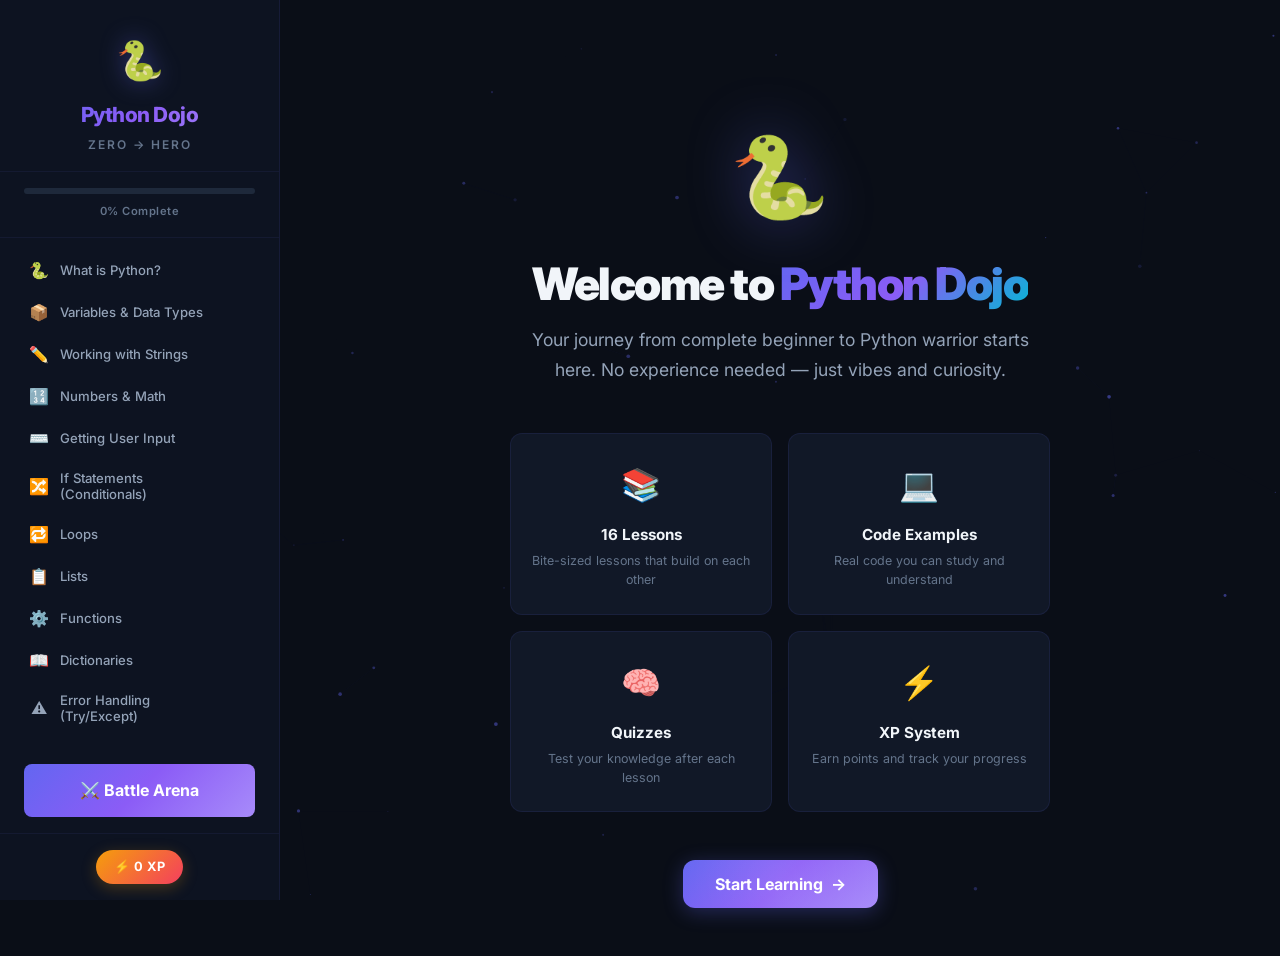
<file: index.html>
<!DOCTYPE html>
<html lang="en">
<head>
  <meta charset="UTF-8" />
  <meta name="viewport" content="width=device-width, initial-scale=1.0" />
  <title>Python Dojo 🐍 — Learn Python from Scratch</title>
  <meta name="description" content="An interactive, beginner-friendly Python tutorial. Learn Python step by step with code examples and quizzes." />
  <link href="https://fonts.googleapis.com/css2?family=Inter:wght@400;500;600;700;800;900&family=JetBrains+Mono:wght@400;500;600;700&display=swap" rel="stylesheet" />
  <link rel="stylesheet" href="style.css" />
</head>
<body>
  <!-- Particle canvas background -->
  <canvas id="particles"></canvas>

  <!-- Sidebar Navigation -->
  <button class="nav-toggle" id="navToggle" aria-label="Open menu">☰</button>
  <nav id="sidebar">
    <div class="sidebar-header">
      <span class="logo">🐍</span>
      <h1>Python Dojo</h1>
      <p class="tagline">Zero → Hero</p>
    </div>
    <div class="progress-bar-container">
      <div class="progress-bar" id="globalProgress">
        <div class="progress-fill" style="width: 0%"></div>
      </div>
      <span class="progress-text" id="progressText">0% Complete</span>
    </div>
    <ul id="lessonNav"></ul>
    <div style="margin: 1rem 1.5rem; text-align: center;">
      <a href="battle.html" class="btn-primary" style="display: block; text-decoration: none; padding: 0.8rem; border-radius: 8px;">
        ⚔️ Battle Arena
      </a>
    </div>
    <div class="sidebar-footer">
      <div class="xp-badge" id="xpBadge">⚡ 0 XP</div>
    </div>
  </nav>
  <div class="sidebar-backdrop" id="sidebarBackdrop"></div>

  <!-- Main Content -->
  <main id="mainContent">
    <!-- Landing / Welcome Screen -->
    <section id="welcomeScreen" class="screen active">
      <div class="welcome-container">
        <div class="welcome-icon">🐍</div>
        <h1 class="welcome-title">Welcome to <span class="gradient-text">Python Dojo</span></h1>
        <p class="welcome-subtitle">Your journey from complete beginner to Python warrior starts here. No experience needed — just vibes and curiosity.</p>
        <div class="feature-cards">
          <div class="feature-card">
            <span class="feature-icon">📚</span>
            <h3>16 Lessons</h3>
            <p>Bite-sized lessons that build on each other</p>
          </div>
          <div class="feature-card">
            <span class="feature-icon">💻</span>
            <h3>Code Examples</h3>
            <p>Real code you can study and understand</p>
          </div>
          <div class="feature-card">
            <span class="feature-icon">🧠</span>
            <h3>Quizzes</h3>
            <p>Test your knowledge after each lesson</p>
          </div>
          <div class="feature-card">
            <span class="feature-icon">⚡</span>
            <h3>XP System</h3>
            <p>Earn points and track your progress</p>
          </div>
        </div>
        <button class="btn-primary btn-glow" onclick="startLearning()">
          Start Learning
          <span class="btn-arrow">→</span>
        </button>
      </div>
    </section>

    <!-- Lesson Screen -->
    <section id="lessonScreen" class="screen">
      <div class="lesson-container">
        <div class="lesson-header">
          <span class="lesson-badge" id="lessonBadge">Lesson 1</span>
          <h2 class="lesson-title" id="lessonTitle"></h2>
          <p class="lesson-desc" id="lessonDesc"></p>
        </div>

        <div class="lesson-body" id="lessonBody"></div>

        <div class="lesson-nav-buttons">
          <button class="btn-secondary" id="prevBtn" onclick="prevLesson()">← Previous</button>
          <button class="btn-primary" id="nextBtn" onclick="nextLesson()">
            Next Lesson →
          </button>
        </div>
      </div>
    </section>

    <!-- Quiz Screen -->
    <section id="quizScreen" class="screen">
      <div class="quiz-container">
        <div class="quiz-header">
          <span class="quiz-icon">🧠</span>
          <h2 class="quiz-title" id="quizTitle">Quiz Time!</h2>
          <p class="quiz-subtitle" id="quizSubtitle"></p>
        </div>
        <div id="quizBody"></div>
        <div class="quiz-actions">
          <button class="btn-primary btn-glow" id="submitQuiz" onclick="submitQuiz()">Submit Answers</button>
        </div>
        <div id="quizResults" class="quiz-results hidden"></div>
        <div class="quiz-nav hidden" id="quizNav">
          <button class="btn-primary" onclick="continueAfterQuiz()">Continue →</button>
        </div>
      </div>
    </section>

    <!-- Completion Screen -->
    <section id="completionScreen" class="screen">
      <div class="completion-container">
        <div class="completion-icon">🏆</div>
        <h1 class="welcome-title">You Did It, <span class="gradient-text">Champion!</span></h1>
        <p class="welcome-subtitle">You've completed all lessons of the Python Dojo. You now know the fundamentals of Python programming!</p>
        <div class="completion-stats" id="completionStats"></div>
        <div class="completion-next">
          <h3>What's Next?</h3>
          <ul>
            <li>🔨 Build small projects (calculator, to-do list, guessing game)</li>
            <li>📖 Explore libraries like <code>requests</code>, <code>flask</code>, <code>pygame</code></li>
            <li>🌐 Try coding challenges on <strong>LeetCode</strong> or <strong>HackerRank</strong></li>
            <li>🤖 Get into automation, web scraping, or AI/ML</li>
          </ul>
        </div>
        <button class="btn-secondary" onclick="restartCourse()">🔄 Restart Course</button>
      </div>
    </section>
  </main>

  <script src="lessons.js"></script>
  <script src="app.js"></script>
</body>
</html>
</file>
<file: style.css>
/* =========================================
   Python Dojo — Global Styles
   ========================================= */

:root {
  /* Core palette */
  --bg-dark: #0a0e17;
  --bg-card: #111827;
  --bg-card-hover: #1a2332;
  --bg-sidebar: #0d1321;
  --surface: #1e293b;
  --surface-hover: #273548;

  /* Accent colors */
  --accent-primary: #6366f1;
  --accent-secondary: #8b5cf6;
  --accent-green: #10b981;
  --accent-amber: #f59e0b;
  --accent-rose: #f43f5e;
  --accent-cyan: #06b6d4;

  /* Gradient */
  --gradient-primary: linear-gradient(135deg, #6366f1, #8b5cf6, #a78bfa);
  --gradient-glow: linear-gradient(135deg, #6366f1 0%, #8b5cf6 50%, #06b6d4 100%);
  --gradient-warm: linear-gradient(135deg, #f59e0b, #f43f5e);

  /* Text */
  --text-primary: #f1f5f9;
  --text-secondary: #94a3b8;
  --text-muted: #64748b;

  /* Code */
  --code-bg: #0f172a;
  --code-border: #1e293b;
  --code-keyword: #c084fc;
  --code-string: #34d399;
  --code-number: #fbbf24;
  --code-comment: #64748b;
  --code-function: #60a5fa;
  --code-builtin: #f472b6;

  /* Sizing */
  --sidebar-width: 280px;
  --radius-sm: 8px;
  --radius-md: 12px;
  --radius-lg: 16px;
  --radius-xl: 24px;
}

/* =========================================
   Reset & Base
   ========================================= */

*, *::before, *::after {
  box-sizing: border-box;
  margin: 0;
  padding: 0;
}

html {
  scroll-behavior: smooth;
}

body {
  font-family: 'Inter', -apple-system, BlinkMacSystemFont, sans-serif;
  background: var(--bg-dark);
  color: var(--text-primary);
  min-height: 100vh;
  overflow-x: hidden;
  line-height: 1.7;
}

/* =========================================
   Particle Canvas
   ========================================= */

#particles {
  position: fixed;
  top: 0;
  left: 0;
  width: 100%;
  height: 100%;
  z-index: 0;
  pointer-events: none;
}

/* =========================================
   Scrollbar
   ========================================= */

::-webkit-scrollbar {
  width: 6px;
}

::-webkit-scrollbar-track {
  background: var(--bg-dark);
}

::-webkit-scrollbar-thumb {
  background: var(--surface);
  border-radius: 3px;
}

::-webkit-scrollbar-thumb:hover {
  background: var(--surface-hover);
}

/* =========================================
   Sidebar
   ========================================= */

#sidebar {
  position: fixed;
  top: 0;
  left: 0;
  width: var(--sidebar-width);
  height: 100vh;
  background: var(--bg-sidebar);
  border-right: 1px solid rgba(99, 102, 241, 0.1);
  display: flex;
  flex-direction: column;
  z-index: 100;
  overflow-y: auto;
  transition: transform 0.3s ease;
}

.sidebar-header {
  padding: 28px 24px 16px;
  text-align: center;
  border-bottom: 1px solid rgba(99, 102, 241, 0.08);
}

.sidebar-header .logo {
  font-size: 2.4rem;
  display: block;
  margin-bottom: 4px;
  filter: drop-shadow(0 0 12px rgba(99, 102, 241, 0.4));
}

.sidebar-header h1 {
  font-size: 1.3rem;
  font-weight: 800;
  background: var(--gradient-primary);
  -webkit-background-clip: text;
  -webkit-text-fill-color: transparent;
  background-clip: text;
  letter-spacing: -0.5px;
}

.sidebar-header .tagline {
  font-size: 0.75rem;
  color: var(--text-muted);
  margin-top: 2px;
  text-transform: uppercase;
  letter-spacing: 2px;
  font-weight: 600;
}

/* Progress */
.progress-bar-container {
  padding: 16px 24px;
  border-bottom: 1px solid rgba(99, 102, 241, 0.08);
}

.progress-bar {
  height: 6px;
  background: var(--surface);
  border-radius: 3px;
  overflow: hidden;
}

.progress-fill {
  height: 100%;
  background: var(--gradient-glow);
  border-radius: 3px;
  transition: width 0.6s cubic-bezier(0.22, 1, 0.36, 1);
  position: relative;
}

.progress-fill::after {
  content: '';
  position: absolute;
  top: 0;
  left: 0;
  right: 0;
  bottom: 0;
  background: linear-gradient(90deg, transparent, rgba(255,255,255,0.2), transparent);
  animation: shimmer 2s infinite;
}

@keyframes shimmer {
  0% { transform: translateX(-100%); }
  100% { transform: translateX(100%); }
}

.progress-text {
  display: block;
  font-size: 0.7rem;
  color: var(--text-muted);
  margin-top: 8px;
  text-align: center;
  font-weight: 600;
  letter-spacing: 0.5px;
}

/* Nav items */
#lessonNav {
  list-style: none;
  padding: 12px 12px;
  flex: 1;
  overflow-y: auto;
}

#lessonNav li {
  margin-bottom: 2px;
}

#lessonNav li button {
  width: 100%;
  text-align: left;
  background: transparent;
  border: none;
  color: var(--text-secondary);
  padding: 10px 16px;
  border-radius: var(--radius-sm);
  cursor: pointer;
  font-size: 0.82rem;
  font-family: 'Inter', sans-serif;
  font-weight: 500;
  transition: all 0.2s ease;
  display: flex;
  align-items: center;
  gap: 10px;
  position: relative;
}

#lessonNav li button:hover {
  background: rgba(99, 102, 241, 0.08);
  color: var(--text-primary);
}

#lessonNav li button.active {
  background: rgba(99, 102, 241, 0.15);
  color: var(--accent-primary);
  font-weight: 600;
}

#lessonNav li button.active::before {
  content: '';
  position: absolute;
  left: 0;
  top: 50%;
  transform: translateY(-50%);
  width: 3px;
  height: 60%;
  background: var(--accent-primary);
  border-radius: 0 3px 3px 0;
}

#lessonNav li button .nav-icon {
  font-size: 1rem;
  min-width: 22px;
  text-align: center;
}

#lessonNav li button .nav-check {
  margin-left: auto;
  font-size: 0.8rem;
  opacity: 0;
  transition: opacity 0.3s;
}

#lessonNav li button.completed .nav-check {
  opacity: 1;
}

#lessonNav li button.completed {
  color: var(--accent-green);
}

/* Sidebar footer */
.sidebar-footer {
  padding: 16px 24px;
  border-top: 1px solid rgba(99, 102, 241, 0.08);
  text-align: center;
}

.xp-badge {
  display: inline-block;
  background: var(--gradient-warm);
  color: white;
  padding: 6px 18px;
  border-radius: 50px;
  font-size: 0.8rem;
  font-weight: 700;
  letter-spacing: 0.5px;
  box-shadow: 0 4px 15px rgba(245, 158, 11, 0.25);
  transition: transform 0.3s ease, box-shadow 0.3s ease;
}

.xp-badge:hover {
  transform: scale(1.05);
  box-shadow: 0 6px 20px rgba(245, 158, 11, 0.35);
}

/* =========================================
   Main Content Area
   ========================================= */

#mainContent {
  margin-left: var(--sidebar-width);
  min-height: 100vh;
  position: relative;
  z-index: 1;
}

.screen {
  display: none;
  padding: 48px 56px;
  max-width: 860px;
  margin: 0 auto;
  animation: fadeInUp 0.5s ease;
}

.screen.active {
  display: block;
}

@keyframes fadeInUp {
  from {
    opacity: 0;
    transform: translateY(20px);
  }
  to {
    opacity: 1;
    transform: translateY(0);
  }
}

/* =========================================
   Welcome Screen
   ========================================= */

.welcome-container {
  text-align: center;
  padding-top: 60px;
}

.welcome-icon {
  font-size: 5rem;
  margin-bottom: 16px;
  filter: drop-shadow(0 0 30px rgba(99, 102, 241, 0.4));
  animation: float 3s ease-in-out infinite;
}

@keyframes float {
  0%, 100% { transform: translateY(0); }
  50% { transform: translateY(-12px); }
}

.welcome-title {
  font-size: 2.8rem;
  font-weight: 900;
  letter-spacing: -1.5px;
  line-height: 1.1;
  margin-bottom: 16px;
}

.gradient-text {
  background: var(--gradient-glow);
  -webkit-background-clip: text;
  -webkit-text-fill-color: transparent;
  background-clip: text;
}

.welcome-subtitle {
  font-size: 1.1rem;
  color: var(--text-secondary);
  max-width: 520px;
  margin: 0 auto 48px;
  line-height: 1.7;
}

/* Feature cards */
.feature-cards {
  display: grid;
  grid-template-columns: repeat(2, 1fr);
  gap: 16px;
  margin-bottom: 48px;
  max-width: 540px;
  margin-left: auto;
  margin-right: auto;
  margin-bottom: 48px;
}

.feature-card {
  background: var(--bg-card);
  border: 1px solid rgba(99, 102, 241, 0.1);
  border-radius: var(--radius-md);
  padding: 24px 20px;
  text-align: center;
  transition: all 0.3s ease;
  cursor: default;
}

.feature-card:hover {
  border-color: rgba(99, 102, 241, 0.3);
  transform: translateY(-4px);
  box-shadow: 0 12px 40px rgba(99, 102, 241, 0.1);
}

.feature-icon {
  font-size: 2rem;
  display: block;
  margin-bottom: 10px;
}

.feature-card h3 {
  font-size: 0.95rem;
  font-weight: 700;
  margin-bottom: 4px;
}

.feature-card p {
  font-size: 0.78rem;
  color: var(--text-muted);
  line-height: 1.5;
}

/* =========================================
   Buttons
   ========================================= */

.btn-primary {
  background: var(--gradient-primary);
  color: white;
  border: none;
  padding: 14px 32px;
  border-radius: var(--radius-md);
  font-size: 1rem;
  font-weight: 700;
  font-family: 'Inter', sans-serif;
  cursor: pointer;
  transition: all 0.3s ease;
  display: inline-flex;
  align-items: center;
  gap: 8px;
  position: relative;
  overflow: hidden;
}

.btn-primary:hover {
  transform: translateY(-2px);
  box-shadow: 0 8px 30px rgba(99, 102, 241, 0.35);
}

.btn-primary:active {
  transform: translateY(0);
}

.btn-glow {
  box-shadow: 0 4px 20px rgba(99, 102, 241, 0.3);
}

.btn-glow::before {
  content: '';
  position: absolute;
  top: -50%;
  left: -50%;
  width: 200%;
  height: 200%;
  background: radial-gradient(circle, rgba(255,255,255,0.1) 0%, transparent 60%);
  animation: btnGlow 3s ease-in-out infinite;
}

@keyframes btnGlow {
  0%, 100% { transform: scale(0.8); opacity: 0; }
  50% { transform: scale(1); opacity: 1; }
}

.btn-arrow {
  transition: transform 0.3s ease;
}

.btn-primary:hover .btn-arrow {
  transform: translateX(4px);
}

.btn-secondary {
  background: var(--surface);
  color: var(--text-primary);
  border: 1px solid rgba(99, 102, 241, 0.15);
  padding: 12px 28px;
  border-radius: var(--radius-md);
  font-size: 0.95rem;
  font-weight: 600;
  font-family: 'Inter', sans-serif;
  cursor: pointer;
  transition: all 0.3s ease;
}

.btn-secondary:hover {
  background: var(--surface-hover);
  border-color: rgba(99, 102, 241, 0.3);
  transform: translateY(-1px);
}

/* =========================================
   Lesson Screen
   ========================================= */

.lesson-container {
  padding-top: 20px;
}

.lesson-header {
  margin-bottom: 36px;
}

.lesson-badge {
  display: inline-block;
  background: rgba(99, 102, 241, 0.15);
  color: var(--accent-primary);
  padding: 4px 14px;
  border-radius: 50px;
  font-size: 0.75rem;
  font-weight: 700;
  text-transform: uppercase;
  letter-spacing: 1px;
  margin-bottom: 12px;
}

.lesson-title {
  font-size: 2rem;
  font-weight: 800;
  letter-spacing: -0.8px;
  margin-bottom: 8px;
  line-height: 1.2;
}

.lesson-desc {
  color: var(--text-secondary);
  font-size: 1rem;
  line-height: 1.6;
}

/* Lesson Body Content */
.lesson-body {
  margin-bottom: 48px;
}

.lesson-body h3 {
  font-size: 1.25rem;
  font-weight: 700;
  margin-top: 36px;
  margin-bottom: 14px;
  color: var(--text-primary);
  display: flex;
  align-items: center;
  gap: 8px;
}

.lesson-body p {
  color: var(--text-secondary);
  font-size: 0.95rem;
  margin-bottom: 16px;
  line-height: 1.8;
}

.lesson-body ul, .lesson-body ol {
  color: var(--text-secondary);
  font-size: 0.95rem;
  margin-bottom: 16px;
  padding-left: 24px;
  line-height: 1.8;
}

.lesson-body li {
  margin-bottom: 6px;
}

.lesson-body strong {
  color: var(--text-primary);
  font-weight: 600;
}

.lesson-body code {
  font-family: 'JetBrains Mono', monospace;
  background: rgba(99, 102, 241, 0.1);
  color: var(--accent-secondary);
  padding: 2px 8px;
  border-radius: 4px;
  font-size: 0.85em;
}

/* Code Blocks */
.code-block {
  background: var(--code-bg);
  border: 1px solid var(--code-border);
  border-radius: var(--radius-md);
  margin: 20px 0;
  overflow: hidden;
  position: relative;
  transition: border-color 0.3s ease;
}

.code-block:hover {
  border-color: rgba(99, 102, 241, 0.25);
}

.code-header {
  display: flex;
  align-items: center;
  justify-content: space-between;
  padding: 10px 16px;
  background: rgba(30, 41, 59, 0.5);
  border-bottom: 1px solid var(--code-border);
}

.code-dots {
  display: flex;
  gap: 6px;
}

.code-dots span {
  width: 10px;
  height: 10px;
  border-radius: 50%;
  display: block;
}

.code-dots span:nth-child(1) { background: #f43f5e; }
.code-dots span:nth-child(2) { background: #f59e0b; }
.code-dots span:nth-child(3) { background: #10b981; }

.code-label {
  font-size: 0.72rem;
  color: var(--text-muted);
  font-family: 'JetBrains Mono', monospace;
  font-weight: 500;
}

.code-body {
  padding: 20px;
  overflow-x: auto;
}

.code-body pre {
  font-family: 'JetBrains Mono', monospace;
  font-size: 0.85rem;
  line-height: 1.7;
  color: var(--text-primary);
  white-space: pre;
}

/* Syntax highlighting classes */
.kw { color: var(--code-keyword); font-weight: 600; }
.str { color: var(--code-string); }
.num { color: var(--code-number); }
.cmt { color: var(--code-comment); font-style: italic; }
.fn { color: var(--code-function); }
.bi { color: var(--code-builtin); }
.op { color: #94a3b8; }

/* Callout boxes */
.callout {
  border-radius: var(--radius-md);
  padding: 18px 22px;
  margin: 20px 0;
  display: flex;
  gap: 14px;
  align-items: flex-start;
}

.callout-icon {
  font-size: 1.3rem;
  min-width: 28px;
  text-align: center;
  margin-top: 1px;
}

.callout-body {
  font-size: 0.9rem;
  line-height: 1.7;
  color: var(--text-secondary);
}

.callout-body strong {
  color: var(--text-primary);
}

.callout.tip {
  background: rgba(16, 185, 129, 0.08);
  border: 1px solid rgba(16, 185, 129, 0.2);
}

.callout.info {
  background: rgba(6, 182, 212, 0.08);
  border: 1px solid rgba(6, 182, 212, 0.2);
}

.callout.warning {
  background: rgba(245, 158, 11, 0.08);
  border: 1px solid rgba(245, 158, 11, 0.2);
}

/* Output block */
.output-block {
  background: rgba(16, 185, 129, 0.06);
  border: 1px solid rgba(16, 185, 129, 0.15);
  border-radius: var(--radius-md);
  padding: 14px 20px;
  margin: 12px 0 20px;
}

.output-label {
  font-size: 0.7rem;
  color: var(--accent-green);
  text-transform: uppercase;
  letter-spacing: 1.5px;
  font-weight: 700;
  margin-bottom: 6px;
  font-family: 'JetBrains Mono', monospace;
}

.output-body {
  font-family: 'JetBrains Mono', monospace;
  font-size: 0.85rem;
  color: var(--accent-green);
  white-space: pre;
  line-height: 1.6;
}

/* Lesson nav buttons */
.lesson-nav-buttons {
  display: flex;
  justify-content: space-between;
  padding-top: 32px;
  border-top: 1px solid rgba(99, 102, 241, 0.08);
}

/* =========================================
   Quiz Screen
   ========================================= */

.quiz-container {
  padding-top: 20px;
  max-width: 700px;
  margin: 0 auto;
}

.quiz-header {
  text-align: center;
  margin-bottom: 40px;
}

.quiz-icon {
  font-size: 3rem;
  display: block;
  margin-bottom: 12px;
  animation: float 3s ease-in-out infinite;
}

.quiz-title {
  font-size: 1.8rem;
  font-weight: 800;
  margin-bottom: 8px;
}

.quiz-subtitle {
  color: var(--text-secondary);
  font-size: 0.95rem;
}

.quiz-question {
  background: var(--bg-card);
  border: 1px solid rgba(99, 102, 241, 0.1);
  border-radius: var(--radius-md);
  padding: 24px;
  margin-bottom: 20px;
  transition: border-color 0.3s ease;
}

.quiz-question:hover {
  border-color: rgba(99, 102, 241, 0.2);
}

.quiz-question h4 {
  font-size: 0.95rem;
  font-weight: 600;
  margin-bottom: 16px;
  line-height: 1.5;
  display: flex;
  gap: 8px;
}

.quiz-question h4 .q-num {
  color: var(--accent-primary);
  font-weight: 700;
}

.quiz-options {
  display: flex;
  flex-direction: column;
  gap: 8px;
}

.quiz-option {
  display: flex;
  align-items: center;
  gap: 12px;
  padding: 12px 16px;
  border-radius: var(--radius-sm);
  background: var(--surface);
  cursor: pointer;
  transition: all 0.2s ease;
  border: 2px solid transparent;
}

.quiz-option:hover {
  background: var(--surface-hover);
}

.quiz-option.selected {
  background: rgba(99, 102, 241, 0.12);
  border-color: var(--accent-primary);
}

.quiz-option.correct {
  background: rgba(16, 185, 129, 0.12);
  border-color: var(--accent-green);
}

.quiz-option.wrong {
  background: rgba(244, 63, 94, 0.12);
  border-color: var(--accent-rose);
}

.quiz-option input[type="radio"] {
  appearance: none;
  width: 18px;
  height: 18px;
  border: 2px solid var(--text-muted);
  border-radius: 50%;
  transition: all 0.2s ease;
  flex-shrink: 0;
  position: relative;
}

.quiz-option.selected input[type="radio"] {
  border-color: var(--accent-primary);
  background: var(--accent-primary);
}

.quiz-option.selected input[type="radio"]::after {
  content: '';
  position: absolute;
  top: 50%;
  left: 50%;
  transform: translate(-50%, -50%);
  width: 6px;
  height: 6px;
  background: white;
  border-radius: 50%;
}

.quiz-option label {
  font-size: 0.88rem;
  color: var(--text-secondary);
  cursor: pointer;
  flex: 1;
  font-family: 'JetBrains Mono', monospace;
  line-height: 1.5;
}

.quiz-actions {
  text-align: center;
  margin-top: 32px;
}

.quiz-results {
  text-align: center;
  margin-top: 32px;
  padding: 32px;
  background: var(--bg-card);
  border-radius: var(--radius-lg);
  border: 1px solid rgba(99, 102, 241, 0.15);
}

.quiz-results h3 {
  font-size: 1.5rem;
  margin-bottom: 8px;
  font-weight: 800;
}

.quiz-results p {
  color: var(--text-secondary);
  font-size: 0.95rem;
}

.quiz-results .score-big {
  font-size: 3rem;
  font-weight: 900;
  background: var(--gradient-glow);
  -webkit-background-clip: text;
  -webkit-text-fill-color: transparent;
  background-clip: text;
  margin: 16px 0;
}

.quiz-nav {
  text-align: center;
  margin-top: 24px;
}

.hidden {
  display: none !important;
}

/* XP Popup */
.xp-popup {
  position: fixed;
  top: 50%;
  left: 50%;
  transform: translate(-50%, -50%) scale(0.8);
  background: var(--bg-card);
  border: 2px solid rgba(245, 158, 11, 0.3);
  border-radius: var(--radius-xl);
  padding: 48px 64px;
  text-align: center;
  z-index: 1000;
  opacity: 0;
  pointer-events: none;
  transition: all 0.4s cubic-bezier(0.22, 1, 0.36, 1);
  box-shadow: 0 25px 80px rgba(0,0,0,0.5);
}

.xp-popup.show {
  opacity: 1;
  transform: translate(-50%, -50%) scale(1);
  pointer-events: auto;
}

.xp-popup .xp-amount {
  font-size: 3.5rem;
  font-weight: 900;
  background: var(--gradient-warm);
  -webkit-background-clip: text;
  -webkit-text-fill-color: transparent;
  background-clip: text;
}

.xp-popup .xp-label {
  font-size: 0.85rem;
  color: var(--text-muted);
  margin-top: 4px;
  letter-spacing: 2px;
  text-transform: uppercase;
  font-weight: 600;
}

/* Overlay */
.overlay {
  position: fixed;
  top: 0;
  left: 0;
  width: 100%;
  height: 100%;
  background: rgba(0, 0, 0, 0.6);
  z-index: 999;
  opacity: 0;
  pointer-events: none;
  transition: opacity 0.3s ease;
  backdrop-filter: blur(4px);
}

.overlay.show {
  opacity: 1;
  pointer-events: auto;
}

/* =========================================
   Completion Screen
   ========================================= */

.completion-container {
  text-align: center;
  padding-top: 60px;
}

.completion-icon {
  font-size: 5rem;
  margin-bottom: 16px;
  animation: float 3s ease-in-out infinite;
  filter: drop-shadow(0 0 30px rgba(245, 158, 11, 0.4));
}

.completion-stats {
  display: flex;
  justify-content: center;
  gap: 32px;
  margin: 40px 0;
  flex-wrap: wrap;
}

.stat-card {
  background: var(--bg-card);
  border: 1px solid rgba(99, 102, 241, 0.1);
  border-radius: var(--radius-md);
  padding: 24px 32px;
  text-align: center;
  min-width: 140px;
}

.stat-card .stat-value {
  font-size: 2rem;
  font-weight: 900;
  background: var(--gradient-glow);
  -webkit-background-clip: text;
  -webkit-text-fill-color: transparent;
  background-clip: text;
}

.stat-card .stat-label {
  font-size: 0.75rem;
  color: var(--text-muted);
  text-transform: uppercase;
  letter-spacing: 1px;
  font-weight: 600;
  margin-top: 4px;
}

.completion-next {
  margin: 48px auto;
  max-width: 460px;
  text-align: left;
  background: var(--bg-card);
  border: 1px solid rgba(99, 102, 241, 0.1);
  border-radius: var(--radius-lg);
  padding: 28px 32px;
}

.completion-next h3 {
  font-size: 1.1rem;
  font-weight: 700;
  margin-bottom: 16px;
}

.completion-next ul {
  list-style: none;
  padding: 0;
}

.completion-next li {
  padding: 8px 0;
  color: var(--text-secondary);
  font-size: 0.9rem;
  line-height: 1.6;
}

.completion-next code {
  font-family: 'JetBrains Mono', monospace;
  background: rgba(99, 102, 241, 0.1);
  color: var(--accent-secondary);
  padding: 2px 8px;
  border-radius: 4px;
  font-size: 0.82em;
}

/* =========================================
   Responsive
   ========================================= */

@media (max-width: 900px) {
  #sidebar {
    transform: translateX(-100%);
  }

  #sidebar.open {
    transform: translateX(0);
  }

  #mainContent {
    margin-left: 0;
  }

  .screen {
    padding: 32px 24px;
  }

  .welcome-title {
    font-size: 2rem;
  }

  .feature-cards {
    grid-template-columns: 1fr;
  }

  .lesson-title {
    font-size: 1.5rem;
  }
}

/* Sidebar backdrop overlay */
.sidebar-backdrop {
  display: none;
  position: fixed;
  top: 0;
  left: 0;
  width: 100%;
  height: 100%;
  background: rgba(0, 0, 0, 0.5);
  backdrop-filter: blur(4px);
  z-index: 99;
}

.sidebar-backdrop.show {
  display: block;
}

/* Copy button in code blocks */
.copy-btn {
  background: rgba(99, 102, 241, 0.15);
  color: var(--text-secondary);
  border: 1px solid rgba(99, 102, 241, 0.2);
  padding: 4px 12px;
  border-radius: 6px;
  font-size: 0.7rem;
  font-family: 'JetBrains Mono', monospace;
  cursor: pointer;
  transition: all 0.2s ease;
}

.copy-btn:hover {
  background: rgba(99, 102, 241, 0.3);
  color: var(--text-primary);
}

.copy-btn.copied {
  background: rgba(16, 185, 129, 0.2);
  color: var(--accent-green);
  border-color: rgba(16, 185, 129, 0.3);
}

/* =========================================
   Animations
   ========================================= */

@keyframes pulse {
  0%, 100% { opacity: 1; }
  50% { opacity: 0.5; }
}

@keyframes slideIn {
  from { transform: translateX(-10px); opacity: 0; }
  to { transform: translateX(0); opacity: 1; }
}

.animate-in {
  animation: slideIn 0.3s ease forwards;
}

/* Mobile nav toggle */
.nav-toggle {
  display: none;
  position: fixed;
  top: 16px;
  left: 16px;
  z-index: 200;
  background: var(--bg-card);
  border: 1px solid rgba(99, 102, 241, 0.2);
  color: var(--text-primary);
  width: 44px;
  height: 44px;
  border-radius: var(--radius-sm);
  font-size: 1.3rem;
  cursor: pointer;
  align-items: center;
  justify-content: center;
}

@media (max-width: 900px) {
  .nav-toggle {
    display: flex;
  }
}

/* Reduced motion for accessibility */
@media (prefers-reduced-motion: reduce) {
  *, *::before, *::after {
    animation-duration: 0.01ms !important;
    animation-iteration-count: 1 !important;
    transition-duration: 0.01ms !important;
  }
  #particles {
    display: none;
  }
}
</file>
